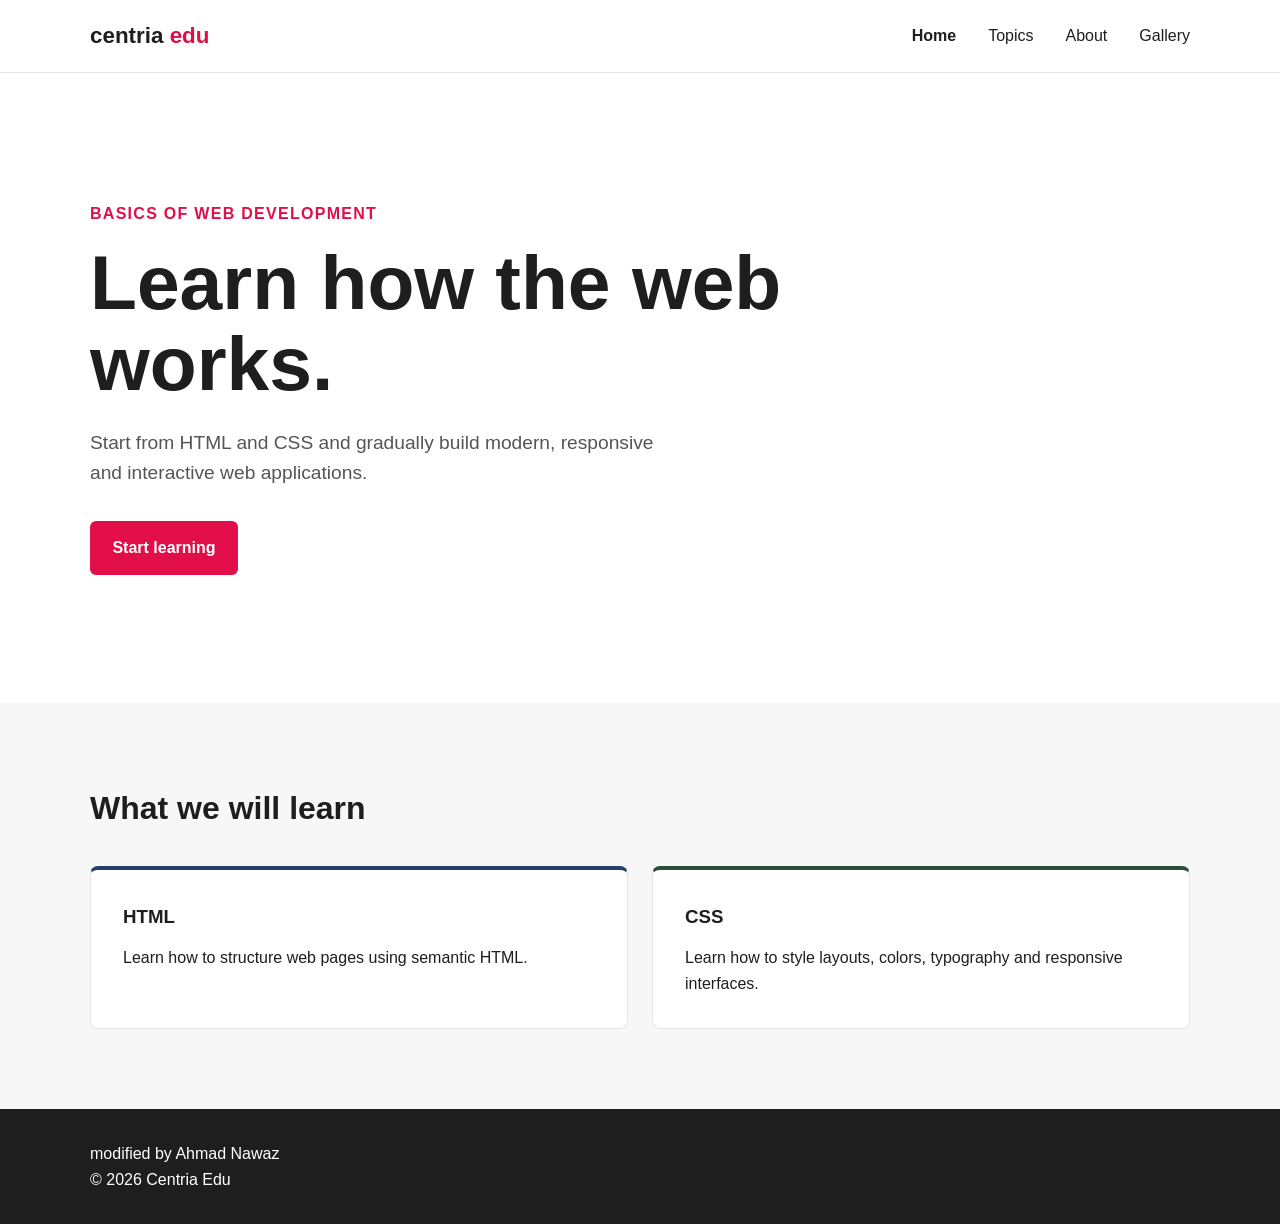
<file: index.html>
<!--
modified by Ahmad Nawaz 
-->

<!DOCTYPE html>
<html lang="en">
<head>
    <meta charset="UTF-8">
    <meta name="viewport" content="width=device-width, initial-scale=1.0">
    <meta name="author" content="Ville Heikkiniemi">
    <link rel="icon" href="favicon.ico">
    <link rel="stylesheet" href="style.css">

    <title>Centria Edu | Basics of Web Development</title>
</head>

<body>

    <header>
        <div class="container">
            <nav>
                <div class="logo">
                    centria <span>edu</span>
                </div>

                <ul>
                    <li><a href="index.html"><strong>Home</strong></a></li>
                    <li><a href="#topics">Topics</a></li>
                    <li><a href="#">About</a></li>
                    <li><a href="gallery.html">Gallery</a></li>
                </ul>
            </nav>
        </div>
    </header>

    <main>

        <section class="hero">
            <div class="container">
                <div class="hero-content">

                    <span class="label">Basics of Web Development</span>

                    <h1>
                        Learn how the web works.
                    </h1>

                    <p>
                        Start from HTML and CSS and gradually build modern,
                        responsive and interactive web applications.
                    </p>

                    <a href="#topics" class="button">
                        Start learning
                    </a>

                </div>
            </div>
        </section>

        <section class="topics" id="topics">
            <div class="container">

                <h2>What we will learn</h2>

                <div class="cards">

                    <article class="card">
                        <h3>HTML</h3>
                        <p>
                            Learn how to structure web pages using semantic HTML.
                        </p>
                    </article>

                    <article class="card">
                        <h3>CSS</h3>
                        <p>
                            Learn how to style layouts, colors, typography and
                            responsive interfaces.
                        </p>
                    </article>

                </div>
            </div>
        </section>

    </main>

    <footer>
        <div class="container">
            <p>modified by Ahmad Nawaz</p>
            <p>&copy; 2026 Centria Edu</p>
        </div>
    </footer>

</body>
</html>
</file>
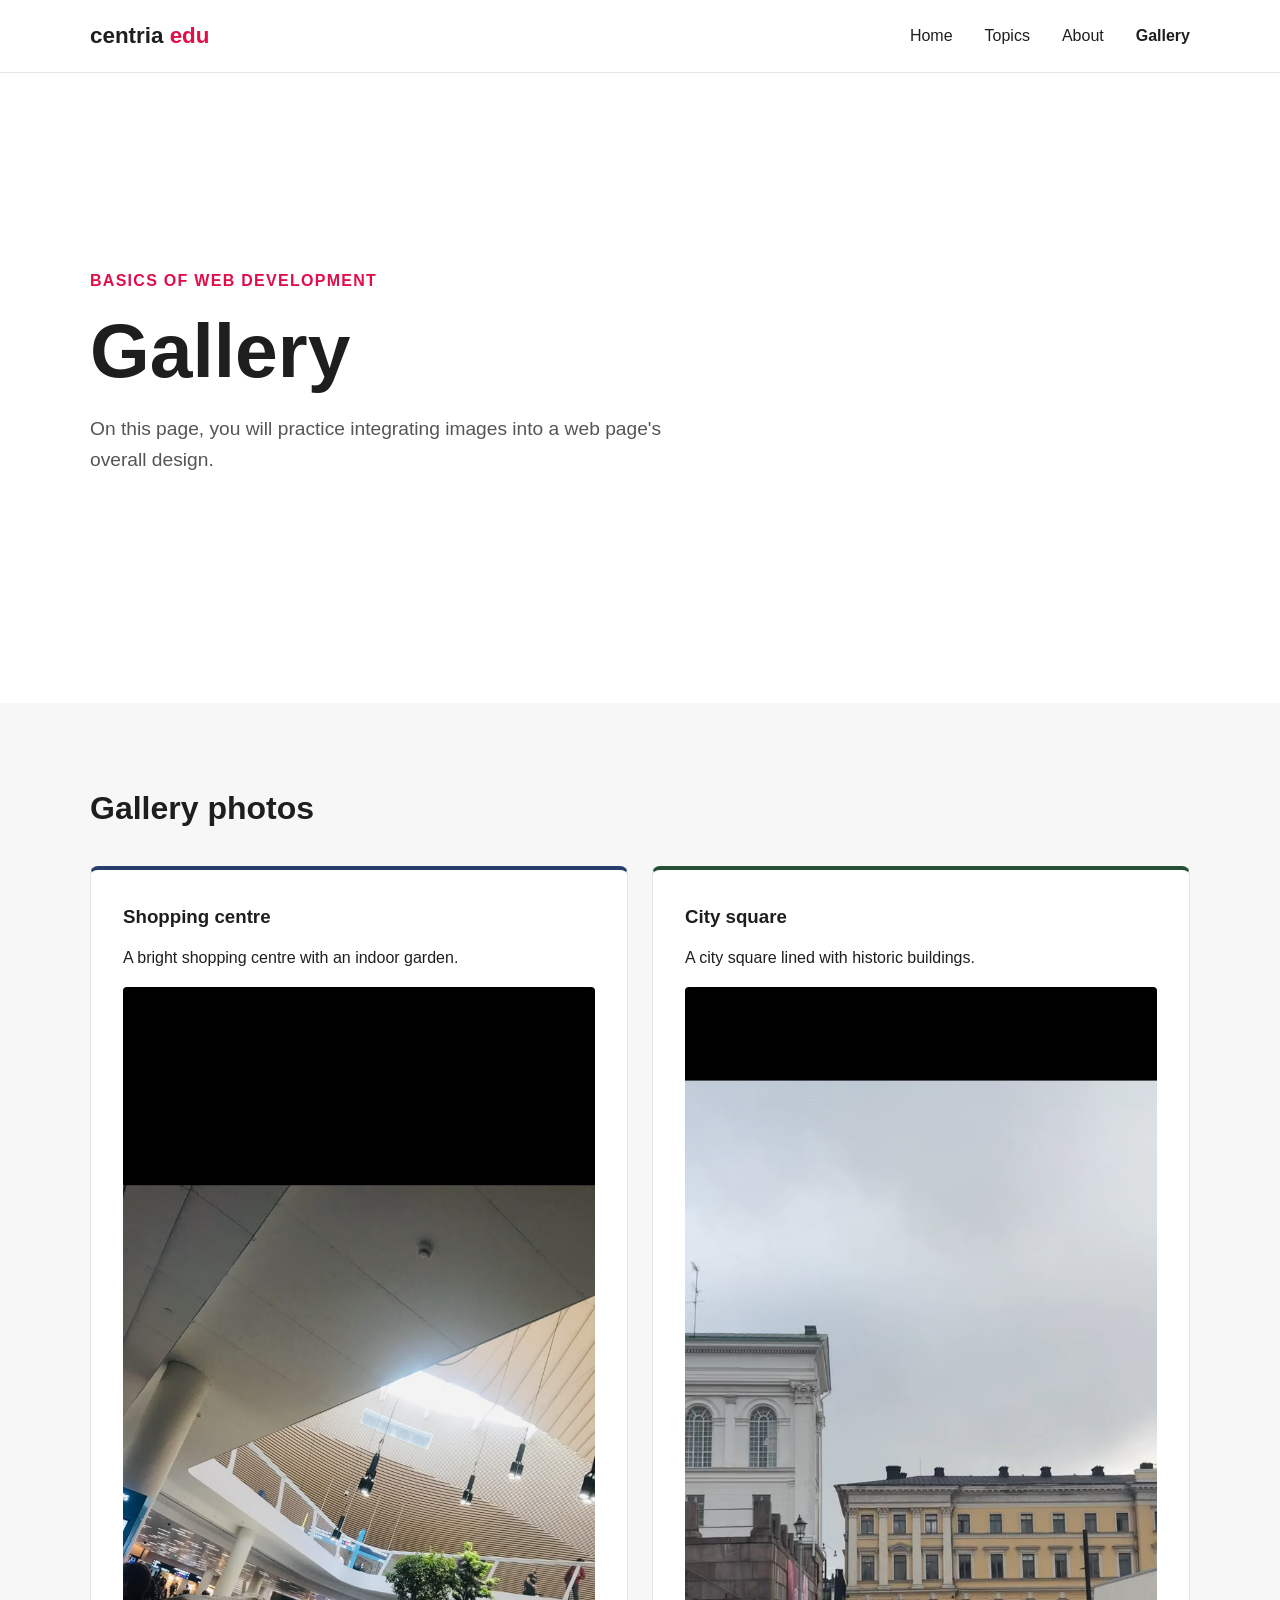
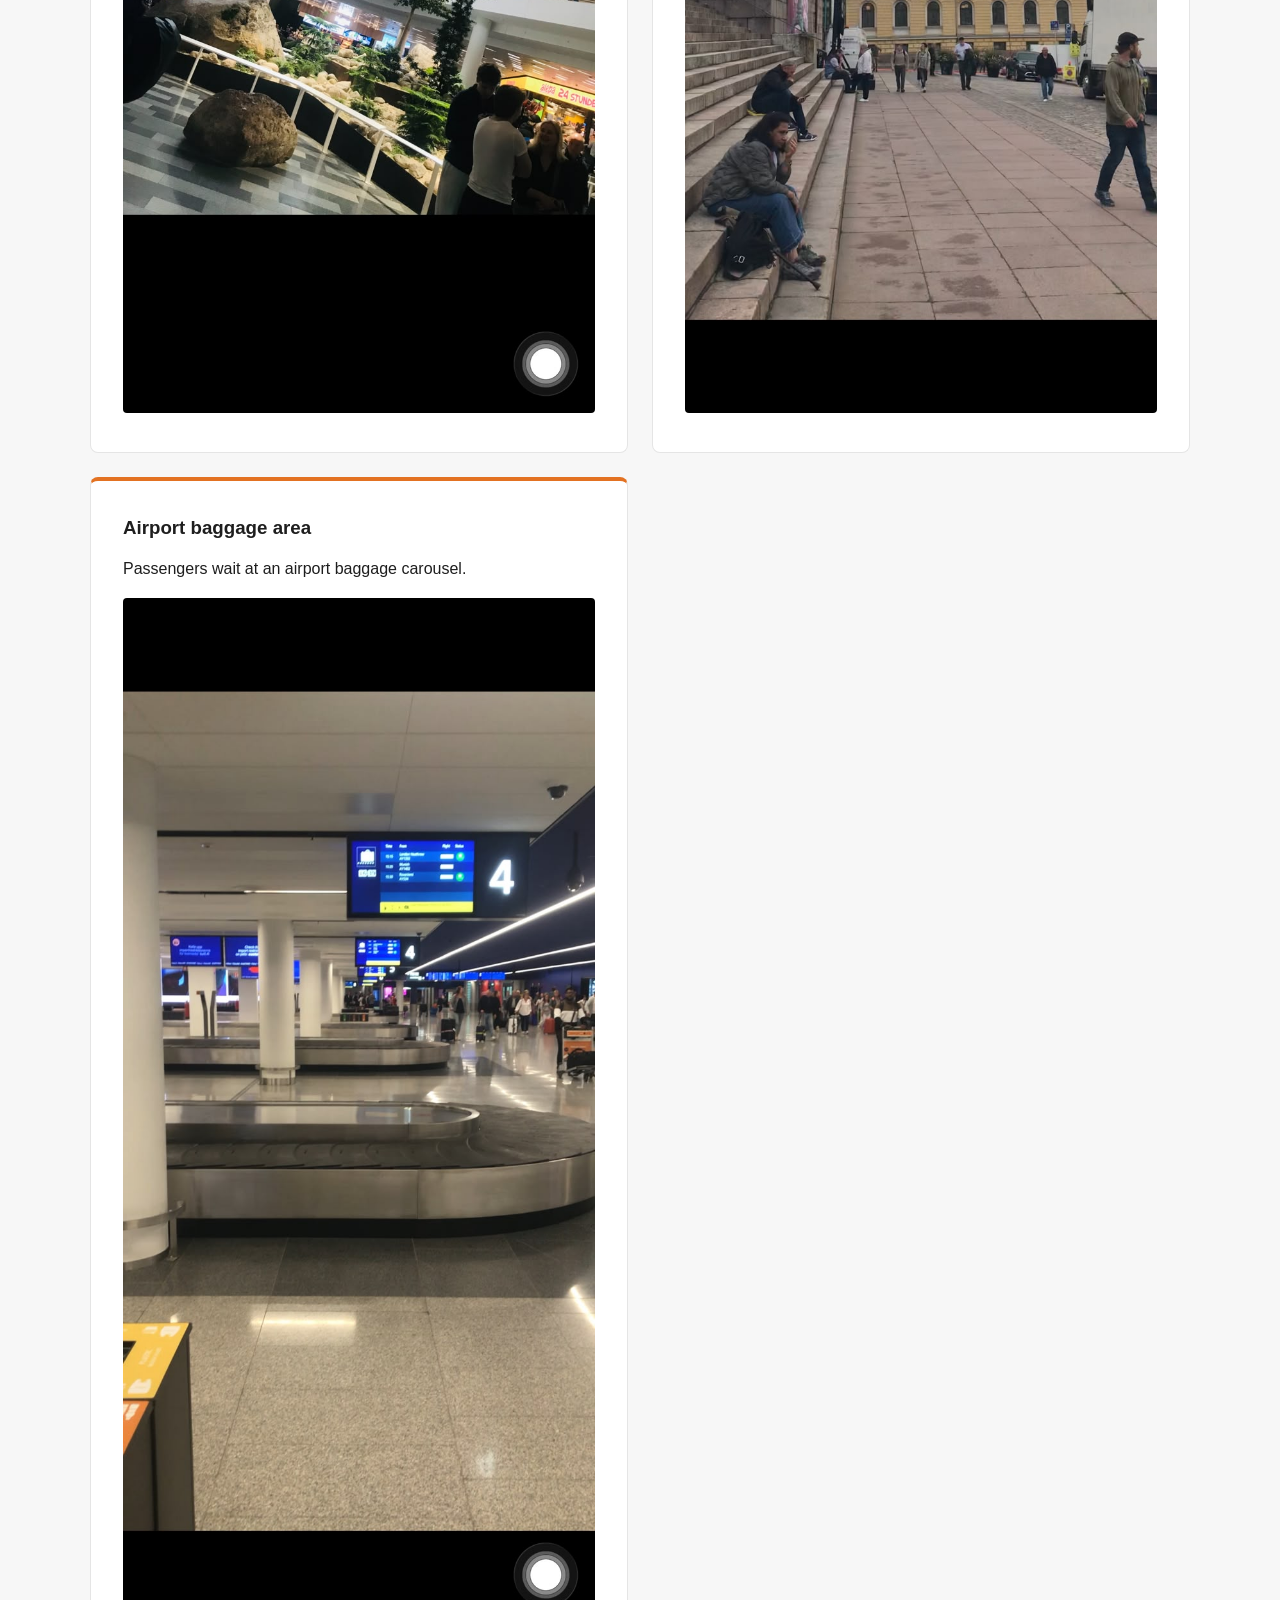
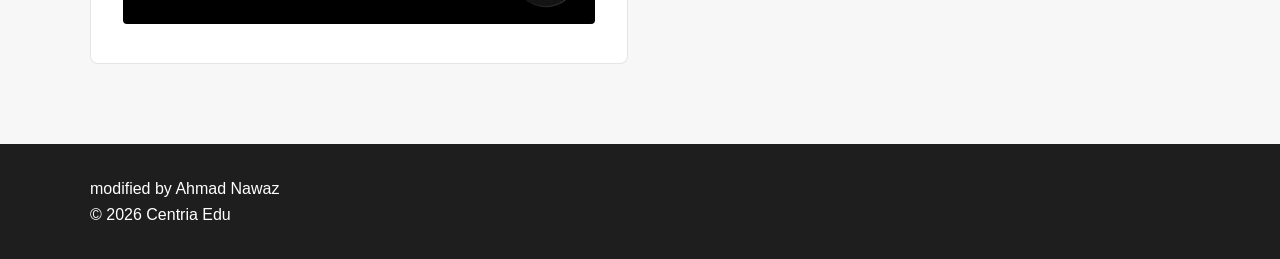
<file: gallery.html>
<!-------modified by Ahmad Nawaz-->

<!DOCTYPE html>
<html lang="en">
<head>
    <meta charset="UTF-8">
    <meta name="viewport" content="width=device-width, initial-scale=1.0">
    <meta name="author" content="Ville Heikkiniemi">
    <link rel="icon" href="favicon.ico">
    <link rel="stylesheet" href="style.css">

    <title>Centria Edu | Basics of Web Development</title>
</head>

<body>

    <header>
        <div class="container">
            <nav>
                <div class="logo">
                    centria <span>edu</span>
                </div>

                <ul>
                    <li><a href="index.html">Home</a></li>
                    <li><a href="#topics">Topics</a></li>
                    <li><a href="#">About</a></li>
                    <li><a href="gallery.html"><strong>Gallery</strong></a></li>
                </ul>
            </nav>
        </div>
    </header>

    <main>

        <section class="hero">
            <div class="container">
                <div class="hero-content">

                    <span class="label">Basics of Web Development</span>

                    <h1>
                        Gallery
                    </h1>

                    <p>
                        On this page, you will practice integrating images into a web page's overall design.
                    </p>

                </div>
            </div>
        </section>

        <section class="topics" id="topics">
            <div class="container">

                <h2>Gallery photos</h2>

                <div class="cards">

                    <article class="card" id="card1">
                        <h3>Shopping centre</h3>
                        <p>
                            A bright shopping centre with an indoor garden.
                        </p>
                        <img src="images/1.jpeg" alt="Indoor shopping centre with an indoor garden">
                    </article>

                    <article class="card">
                        <h3>City square</h3>
                        <p>
                            A city square lined with historic buildings.
                        </p>
                        <img src="images/2.jpeg" alt="City square lined with historic buildings">
                    </article>

                    <article class="card">
                        <h3>Airport baggage area</h3>
                        <p>
                            Passengers wait at an airport baggage carousel.
                        </p>
                        <a href="images/3.jpeg">
                            <img src="images/3.jpeg" alt="Passengers wait at an airport baggage carousel">
                        </a>
                    </article>

                </div>
            </div>
        </section>

    </main>

    <footer>
        <div class="container">
                        <p>modified by Ahmad Nawaz</p>
            <p>&copy; 2026 Centria Edu</p>
        </div>
    </footer>

</body>
</html>
</file>
<file: style.css>
:root {
    --primary: #e10e49;
    --light: #ffffff;
    --dark: #1e1e1e;
    --blue: #263f6a;
    --green: #284e36;
    --orange: #e37222;
    --rose: #c24d52;
}

* {
    box-sizing: border-box;
    margin: 0;
    padding: 0;
}

body {
    font-family: Arial, Helvetica, sans-serif;
    background-color: var(--light);
    color: var(--dark);
    line-height: 1.6;
}

header {
    border-bottom: 1px solid #e5e5e5;
}

.container {
    width: min(1100px, 90%);
    margin: 0 auto;
}

nav {
    min-height: 72px;
    display: flex;
    justify-content: space-between;
    align-items: center;
}

.logo {
    font-size: 1.4rem;
    font-weight: bold;
    color: var(--dark);
}

.logo span {
    color: var(--primary);
}

nav ul {
    display: flex;
    gap: 2rem;
    list-style: none;
}

nav a {
    color: var(--dark);
    text-decoration: none;
}

nav a:hover {
    color: var(--primary);
}

.hero {
    min-height: 70vh;
    display: flex;
    align-items: center;
}

.hero-content {
    max-width: 700px;
}

.label {
    display: inline-block;
    margin-bottom: 1rem;
    color: var(--primary);
    font-weight: bold;
    text-transform: uppercase;
    letter-spacing: 0.08rem;
}

h1 {
    margin-bottom: 1.5rem;
    font-size: clamp(2.5rem, 6vw, 5rem);
    line-height: 1.05;
}

.hero p {
    max-width: 600px;
    margin-bottom: 2rem;
    font-size: 1.2rem;
    color: #555;
}

.button {
    display: inline-block;
    padding: 0.9rem 1.4rem;
    background-color: var(--primary);
    color: var(--light);
    text-decoration: none;
    border-radius: 6px;
    font-weight: bold;
}

.button:hover {
    background-color: var(--rose);
}

.topics {
    padding: 5rem 0;
    background-color: #f7f7f7;
}

.topics h2 {
    margin-bottom: 2rem;
    font-size: 2rem;
}

.cards {
    display: grid;
    grid-template-columns: repeat(2, 1fr);
    gap: 1.5rem;
}

.card {
    padding: 2rem;
    background-color: var(--light);
    border: 1px solid #e5e5e5;
    border-radius: 8px;
}

.card img {
    width: 100%;
    height: auto;
    margin-top: 1rem;
    border-radius: 4px;
}

.card h3 {
    margin-bottom: 0.8rem;
}

.card:nth-child(1) {
    border-top: 4px solid var(--blue);
}

.card:nth-child(2) {
    border-top: 4px solid var(--green);
}

.card:nth-child(3) {
    border-top: 4px solid var(--orange);
}

footer {
    padding: 2rem 0;
    background-color: var(--dark);
    color: var(--light);
}

.grayscale-image {
  display: block;
  max-width: 100%;
  height: auto;
  filter: grayscale(100%);
}

@media (max-width: 700px) {
    nav ul {
        display: none;
    }

    .cards {
        grid-template-columns: 1fr;
    }

    .hero {
        min-height: 60vh;
    }
}
</file>
